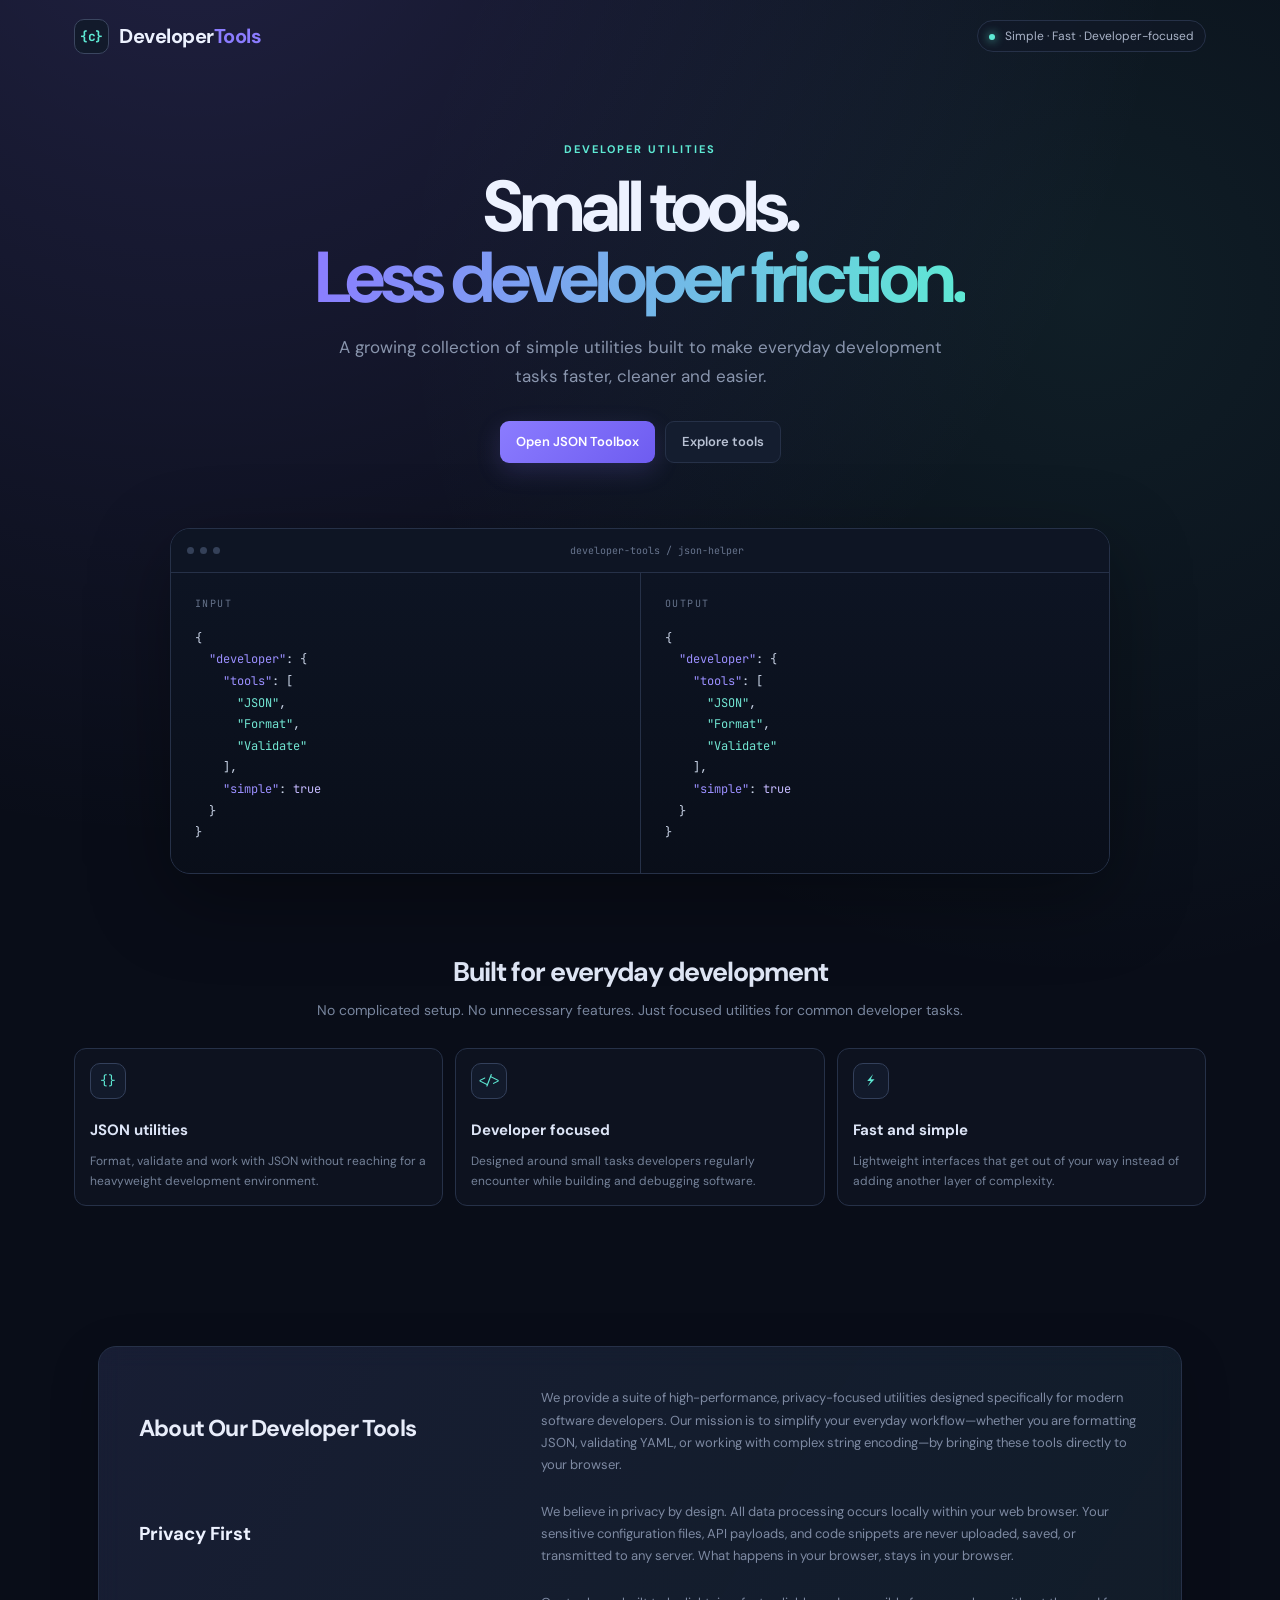
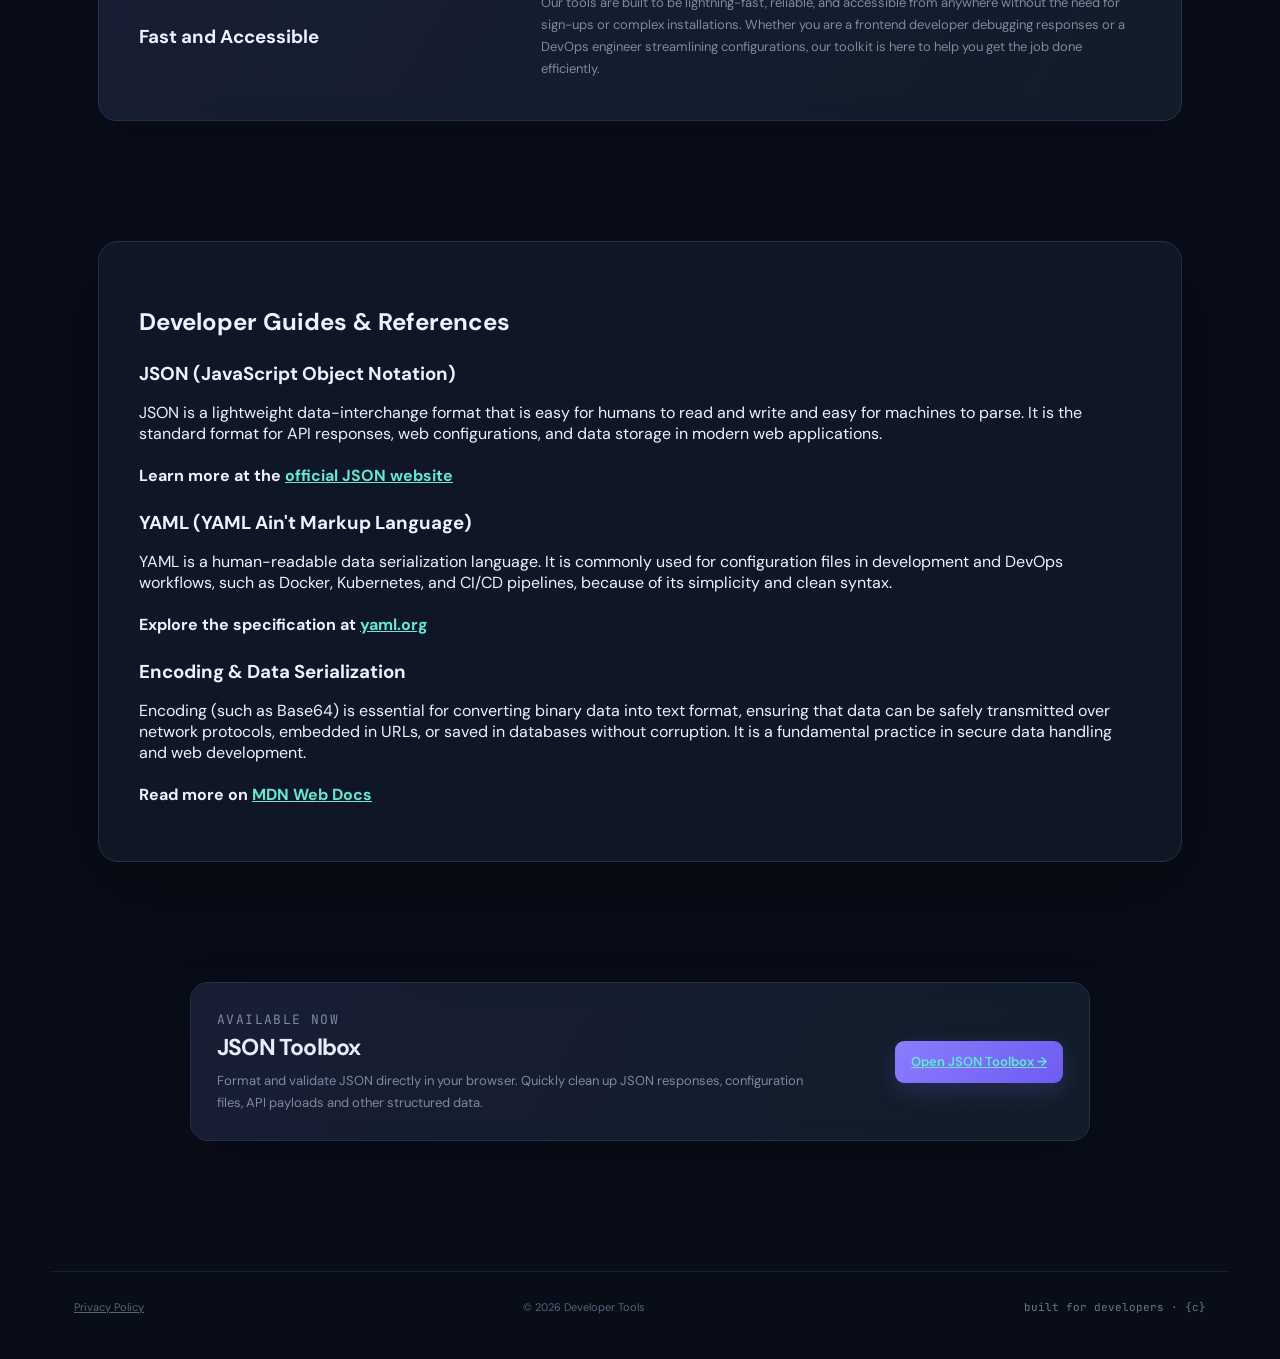
<file: index.html>
<!DOCTYPE html>
<html lang="en">
<head>
  <meta charset="UTF-8">

  <meta name="viewport" content="width=device-width, initial-scale=1.0">
  <meta name="google-site-verification" content="wK2VO8M2ExVFWTaGRNxFOr9ng3STpqkDuMa8l0asKkA" />
  <!-- Google AdSense -->
  <script async src="https://pagead2.googlesyndication.com/pagead/js/adsbygoogle.js?client=ca-pub-4989980459045473"
     crossorigin="anonymous"></script>
  <title>Developer Tools — Simple Tools for Developers</title>

  <meta
    name="description"
    content="A collection of simple, fast and privacy-friendly developer tools. Explore JSON Toolbox and other useful utilities."
  >
  <link rel="icon" href="favicon.svg" type="image/svg+xml">
  <link rel="preconnect" href="https://fonts.googleapis.com">
  <link rel="preconnect" href="https://fonts.gstatic.com" crossorigin>

  <link
    href="https://fonts.googleapis.com/css2?family=DM+Sans:wght@400;500;600;700&family=JetBrains+Mono:wght@400;500&display=swap"
    rel="stylesheet"
  >

  <link rel="stylesheet" href="styles.css">
</head>

<body>

  <header class="site-header">

    <a class="brand" href="/">
      <span class="brand-mark">{c}</span>
      <span>Developer<span class="brand-accent">Tools</span></span>
    </a>

    <div class="privacy-pill">
      <span class="dot"></span>
      Simple · Fast · Developer-focused
    </div>

  </header>


  <main class="container">

    <!-- HERO -->

    <section class="hero">

      <p class="eyebrow">
        Developer utilities
      </p>

      <h1>
        Small tools.<br>
        <span>Less developer friction.</span>
      </h1>

      <p class="hero-copy">
        A growing collection of simple utilities built to make everyday
        development tasks faster, cleaner and easier.
      </p>

      <div class="hero-actions">

        <a
          class="primary-btn"
          href="/json-toolbox/"
        >
          Open JSON Toolbox
        </a>

        <a
          class="secondary-btn"
          href="#tools"
        >
          Explore tools
        </a>

      </div>

    </section>


    <!-- VISUAL PREVIEW -->

    <section class="preview" aria-label="Developer tool preview">

      <div class="window-bar">

        <div class="window-dots">
          <span></span>
          <span></span>
          <span></span>
        </div>

        <div class="window-title">
          developer-tools / json-helper
        </div>

      </div>

      <div class="preview-body">

        <div class="code-panel">

          <div class="panel-label">
            Input
          </div>

          <pre>{
  <span class="syntax-key">"developer"</span>: {
    <span class="syntax-key">"tools"</span>: [
      <span class="syntax-string">"JSON"</span>,
      <span class="syntax-string">"Format"</span>,
      <span class="syntax-string">"Validate"</span>
    ],
    <span class="syntax-key">"simple"</span>: <span class="syntax-number">true</span>
  }
}</pre>

        </div>


        <div class="code-panel">

          <div class="panel-label">
            Output
          </div>

          <pre>{
  <span class="syntax-key">"developer"</span>: {
    <span class="syntax-key">"tools"</span>: [
      <span class="syntax-string">"JSON"</span>,
      <span class="syntax-string">"Format"</span>,
      <span class="syntax-string">"Validate"</span>
    ],
    <span class="syntax-key">"simple"</span>: <span class="syntax-number">true</span>
  }
}</pre>

        </div>

      </div>

    </section>


    <!-- FEATURES -->

    <section id="tools">

      <div class="section-heading">

        <h2>
          Built for everyday development
        </h2>

        <p>
          No complicated setup. No unnecessary features.
          Just focused utilities for common developer tasks.
        </p>

      </div>


      <div class="features">

        <article class="feature">

          <div class="feature-icon">
            {}
          </div>

          <h3>
            JSON utilities
          </h3>

          <p>
            Format, validate and work with JSON without reaching
            for a heavyweight development environment.
          </p>

        </article>


        <article class="feature">

          <div class="feature-icon">
            &lt;/&gt;
          </div>

          <h3>
            Developer focused
          </h3>

          <p>
            Designed around small tasks developers regularly
            encounter while building and debugging software.
          </p>

        </article>


        <article class="feature">

          <div class="feature-icon">
            ⚡
          </div>

          <h3>
            Fast and simple
          </h3>

          <p>
            Lightweight interfaces that get out of your way
            instead of adding another layer of complexity.
          </p>

        </article>

      </div>

    </section>

    <section class="container">
      <div class="tool-card" style="padding: 40px;">
        <h2>About Our Developer Tools</h2>
        <p>
          We provide a suite of high-performance, privacy-focused utilities designed specifically for modern software developers. Our mission is to simplify your everyday workflow—whether you are formatting JSON, validating YAML, or working with complex string encoding—by bringing these tools directly to your browser.
        </p>
        
        <h3>Privacy First</h3>
        <p>
          We believe in privacy by design. All data processing occurs locally within your web browser. Your sensitive configuration files, API payloads, and code snippets are never uploaded, saved, or transmitted to any server. What happens in your browser, stays in your browser.
        </p>

        <h3>Fast and Accessible</h3>
        <p>
          Our tools are built to be lightning-fast, reliable, and accessible from anywhere without the need for sign-ups or complex installations. Whether you are a frontend developer debugging responses or a DevOps engineer streamlining configurations, our toolkit is here to help you get the job done efficiently.
        </p>
      </div>
    </section>
    <!-- GUIDES SECTION -->
    <section class="container">
      <div class="guide-card guides-section">
        <h2>Developer Guides & References</h2>
        <h3>JSON (JavaScript Object Notation)</h3>
        <p>
          JSON is a lightweight data-interchange format that is easy for humans to read and write and easy for machines to parse. It is the standard format for API responses, web configurations, and data storage in modern web applications.
          <br/><br/><strong>Learn more at the <a href="https://www.json.org/" target="_blank" rel="noopener noreferrer">official JSON website</a></strong>
        </p>
        <h3>YAML (YAML Ain't Markup Language)</h3>
        <p>
          YAML is a human-readable data serialization language. It is commonly used for configuration files in development and DevOps workflows, such as Docker, Kubernetes, and CI/CD pipelines, because of its simplicity and clean syntax.
          <br/><br/><strong>Explore the specification at <a href="https://yaml.org/" target="_blank" rel="noopener noreferrer">yaml.org</a></strong>
        </p>

                  <h3>Encoding & Data Serialization</h3>
        <p>
          Encoding (such as Base64) is essential for converting binary data into text format, ensuring that data can be safely transmitted over network protocols, embedded in URLs, or saved in databases without corruption. It is a fundamental practice in secure data handling and web development.
          <br/><br/><strong>Read more on <a href="https://developer.mozilla.org/en-US/docs/Glossary/Base64" target="_blank" rel="noopener noreferrer">MDN Web Docs</a></strong>
        </p>
      </div>
    </section>


    <!-- CATEGORY TABS -->
    <!-- (REMOVED) -->



    <!-- JSON Toolbox -->

    <section class="tool-section">

      <div class="tool-card">

        <div>

          <p class="tool-kicker">
            Available now
          </p>

          <h2>
            JSON Toolbox
          </h2>

          <p>
            Format and validate JSON directly in your browser.
            Quickly clean up JSON responses, configuration files,
            API payloads and other structured data.
          </p>

        </div>


        <div class="tool-link">

          <a
            class="primary-btn"
            href="/json-toolbox/"
          >
            Open JSON Toolbox →
          </a>

        </div>

      </div>

    </section>

  </main>


  <footer class="footer">

    <span>
     <a href="privacy.html">Privacy Policy</a>
    </span>

    <span>
      © 2026 Developer Tools
    </span>

    <span class="footer-code">
      built for developers · {c}
    </span>

  </footer>

</body>
</html>
</file>
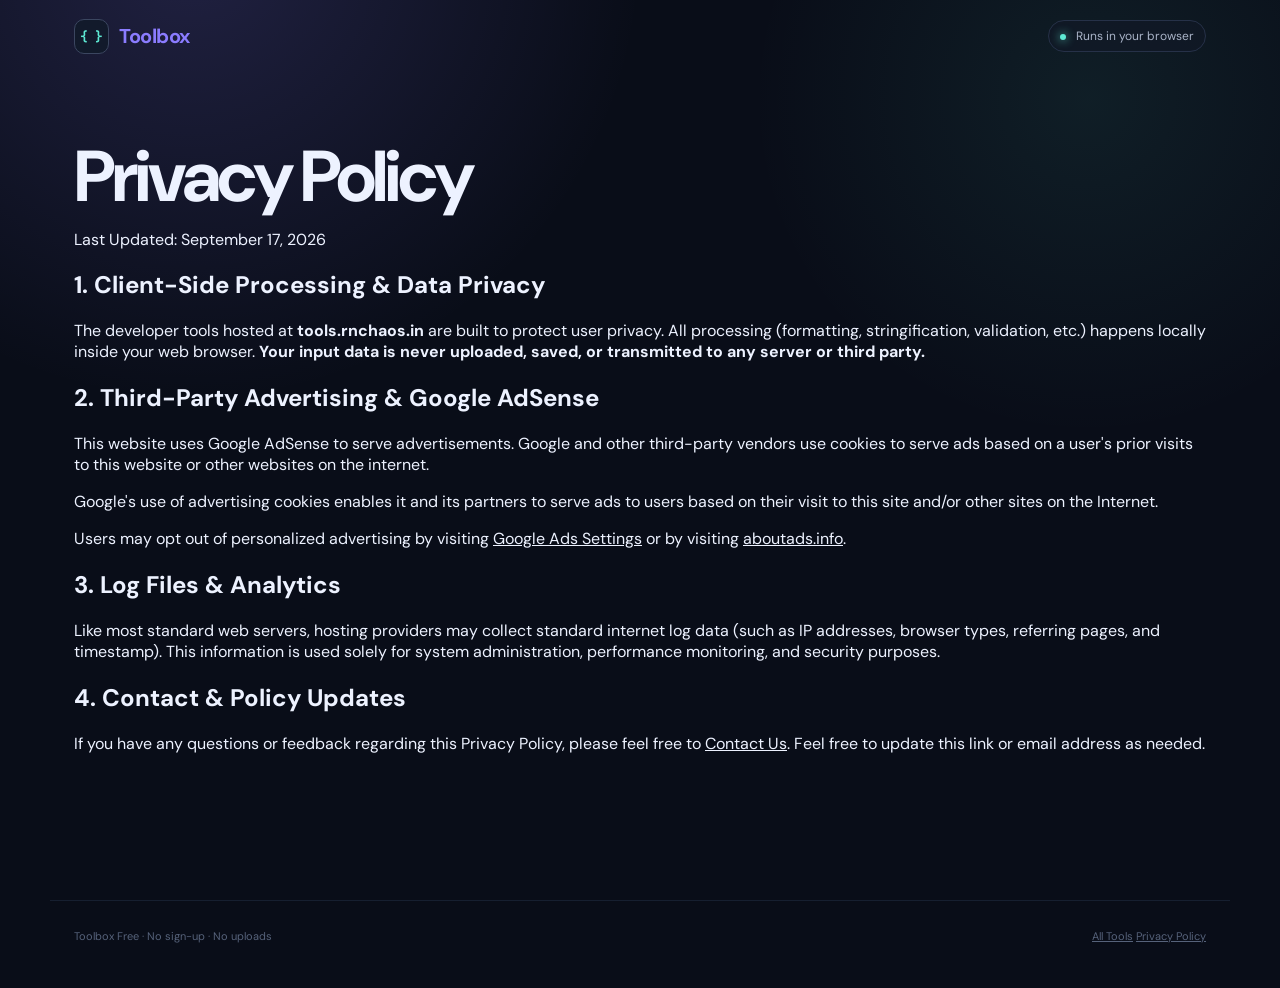
<file: privacy.html>
<!doctype html>
<html lang="en">
<head>
  <meta charset="utf-8">
  <meta name="viewport" content="width=device-width, initial-scale=1">
  <meta name="description" content="Privacy Policy for Toolbox - Browser-based Dev tools.">
  <meta name="theme-color" content="#0b1020">
  <link rel="canonical" href="https://tools.rnchaos.in/privacy.html">
  <link rel="icon" href="favicon.svg" type="image/svg+xml">
  <title>Privacy Policy | Toolbox</title>
  <style>
    :root{color-scheme:dark;font-family:Inter,ui-sans-serif,system-ui,-apple-system,BlinkMacSystemFont,"Segoe UI",sans-serif}
    body{margin:0;background:#0b1020;color:#eef2ff}
  </style>
  <link rel="stylesheet" href="styles.css">

  <!-- Google AdSense Tag -->
  <script async src="https://pagead2.googlesyndication.com/pagead/js/adsbygoogle.js?client=ca-pub-4989980459045473"
     crossorigin="anonymous"></script>
</head>
<body>
  <header class="site-header">
    <a class="brand" href="./" aria-label="Toolbox home">
      <span class="brand-mark">{ }</span>
      <span><span class="brand-accent">Toolbox</span></span>
    </a>
    <span class="privacy-pill"><span class="dot"></span> Runs in your browser</span>
  </header>

  <main class="container">
    <section class="privacy-page">
      <h1>Privacy Policy</h1>
      <p class="privacy-updated">Last Updated: September 17, 2026</p>

      <div class="privacy-content">
        <h2>1. Client-Side Processing & Data Privacy</h2>
        <p>The developer tools hosted at <strong>tools.rnchaos.in</strong> are built to protect user privacy. All processing (formatting, stringification, validation, etc.) happens locally inside your web browser. <strong>Your input data is never uploaded, saved, or transmitted to any server or third party.</strong></p>

        <h2>2. Third-Party Advertising & Google AdSense</h2>
        <p>This website uses Google AdSense to serve advertisements. Google and other third-party vendors use cookies to serve ads based on a user's prior visits to this website or other websites on the internet.</p>
        <p>Google's use of advertising cookies enables it and its partners to serve ads to users based on their visit to this site and/or other sites on the Internet.</p>
        <p>Users may opt out of personalized advertising by visiting <a href="https://www.google.com/settings/ads" target="_blank" rel="noopener noreferrer">Google Ads Settings</a> or by visiting <a href="https://www.aboutads.info/choices/" target="_blank" rel="noopener noreferrer">aboutads.info</a>.</p>

        <h2>3. Log Files & Analytics</h2>
        <p>Like most standard web servers, hosting providers may collect standard internet log data (such as IP addresses, browser types, referring pages, and timestamp). This information is used solely for system administration, performance monitoring, and security purposes.</p>

        <h2>4. Contact & Policy Updates</h2>
        <p>If you have any questions or feedback regarding this Privacy Policy, please feel free to <a href="mailto:admin@example.com" id="privacy-contact-link">Contact Us</a>. Feel free to update this link or email address as needed.</p>
      </div>
    </section>
  </main>

  <footer class="footer">
    <div class="footer-info">
      <span>Toolbox</span>
      <span>Free · No sign-up · No uploads</span>
    </div>
    <nav class="footer-links" aria-label="Footer links">
      <a href="https://tools.rnchaos.in/">All Tools</a>
      <a href="https://tools.rnchaos.in/privacy.html">Privacy Policy</a>
    </nav>
  </footer>
</body>
</html>
</file>
<file: styles.css>
@import url('https://fonts.googleapis.com/css2?family=DM+Sans:wght@400;500;600;700&family=JetBrains+Mono:wght@400;500&display=swap');

:root{
  --bg:#090d18;--surface:#111827;--surface2:#0d1423;--border:#263148;
  --text:#edf2ff;--muted:#8995ad;--accent:#8b7cff;--accent2:#5eead4;
  --danger:#fb7185;--shadow:0 24px 80px rgba(0,0,0,.34);
}
*{box-sizing:border-box}
html{scroll-behavior:smooth}
body{min-height:100vh;background:
 radial-gradient(circle at 15% -5%,rgba(139,124,255,.18),transparent 30%),
 radial-gradient(circle at 85% 10%,rgba(94,234,212,.08),transparent 24%),
 var(--bg);font-family:"DM Sans",system-ui,sans-serif}
button,textarea{font:inherit}
button{cursor:pointer}
.site-header{height:72px;max-width:1180px;margin:auto;padding:0 24px;display:flex;align-items:center;justify-content:space-between}
.brand{display:flex;align-items:center;gap:10px;color:var(--text);text-decoration:none;font-weight:700;font-size:20px;letter-spacing:-.5px}
.brand-mark{width:35px;height:35px;border:1px solid #3b4660;border-radius:10px;display:grid;place-items:center;color:var(--accent2);font-family:"JetBrains Mono";font-size:13px;background:#121a2b}
.brand-accent{color:var(--accent)}
.privacy-pill{font-size:12px;color:#a9b3c7;border:1px solid var(--border);border-radius:999px;padding:7px 11px;background:rgba(17,24,39,.6)}
.dot{display:inline-block;width:6px;height:6px;background:var(--accent2);border-radius:50%;margin-right:7px;box-shadow:0 0 10px var(--accent2)}
.container{max-width:1180px;margin:auto;padding:50px 24px 30px}
.hero{text-align:center;margin-bottom:48px}
.eyebrow{font-size:14px;letter-spacing:2px;color:var(--accent2);font-weight:700;margin:0 0 14px}
h1{font-size:clamp(42px,5vw,60px);line-height:1.1;letter-spacing:-2px;margin:0;font-weight:700}
h1 span{background:linear-gradient(100deg,var(--accent),var(--accent2));-webkit-background-clip:text;background-clip:text;color:transparent}
.hero-copy{color:var(--muted);font-size:20px;line-height:1.6;margin:16px 0 0}
.tool-card {
  background: rgba(17,24,39,.88);
  border: 1px solid var(--border);
  border-radius: 20px;
  box-shadow: var(--shadow);
  overflow: hidden;
  backdrop-filter: blur(12px);
  text-align: left; /* Ensure text is left-aligned */
}
.tool-card h2, .tool-card h3 {
  text-align: left; /* Ensure headers are left-aligned */
}
.tool-card a {
  color: var(--accent2);
  text-decoration: underline;
}
.tool-card a:hover {
  text-decoration: none;
}
.toolbar,.bottom-bar{display:flex;align-items:center;justify-content:space-between;padding:12px 16px;border-bottom:1px solid var(--border)}
.toolbar{color:var(--muted);font-size:12px}
.toolbar-actions{display:flex;gap:8px}
.ghost-btn,.secondary-btn,.primary-btn{border:1px solid var(--border);background:#141d2f;color:#b8c1d3;border-radius:9px;padding:8px 12px;font-size:12px;font-weight:600}
.ghost-btn:hover,.secondary-btn:hover{background:#1a253a;color:var(--text)}
.workspace{display:grid;grid-template-columns:minmax(0,1fr) 38px minmax(0,1fr);min-height:430px;background:var(--surface2)}
.editor-wrap{min-width:0}
.output-wrap{border-left:1px solid var(--border)}
.swap-col{display:grid;place-items:center;color:#56627a;font-size:20px}
.panel-head{height:38px;display:flex;align-items:center;justify-content:space-between;padding:0 16px;border-bottom:1px solid var(--border);color:#aab5c9;font-size:11px;text-transform:uppercase;letter-spacing:1.2px;font-weight:700}
.counter{font-weight:500;letter-spacing:0;text-transform:none;color:#5f6b83}
.status{font-size:10px;color:var(--accent2);border:1px solid #23454a;padding:3px 7px;border-radius:999px;text-transform:none;letter-spacing:0}
textarea{width:100%;height:392px;display:block;resize:none;border:0;outline:0;background:transparent;color:#dce4f6;padding:18px 18px;font-family:"JetBrains Mono",ui-monospace,monospace;font-size:13px;line-height:1.7;tab-size:2}
#input::selection,#output::selection{background:#4c467a}
#output{color:#c4cdfd}
.message{font-size:12px;color:var(--muted);min-height:18px}
.message.error{color:var(--danger)}
.primary-btn{border:0;background:linear-gradient(135deg,var(--accent),#6e5cf0);color:white;padding:9px 14px;box-shadow:0 8px 24px rgba(139,124,255,.18)}
.primary-btn:hover{filter:brightness(1.08);transform:translateY(-1px)}
.primary-btn span{opacity:.55;margin-left:7px;font-size:10px}
.features{display:grid;grid-template-columns:repeat(4,1fr);gap:12px;margin:18px 0 70px}
.features article{border:1px solid var(--border);background:rgba(17,24,39,.48);border-radius:12px;padding:14px 15px;display:flex;flex-direction:column;gap:4px}
.features strong{font-size:12px;color:#cbd5e8}.features span{font-size:11px;color:#6f7b93}
.seo-copy{max-width:800px;margin:auto;color:#78859d;font-size:14px;line-height:1.8}
.seo-copy h2{color:#d9e1f1;font-size:24px;letter-spacing:-.7px}
.seo-copy strong{color:#aeb9cf}
.footer{max-width:1180px;margin:auto;padding:28px 24px 45px;display:flex;justify-content:space-between;color:#56627a;font-size:11px;border-top:1px solid #161f30}
@media(max-width:760px){
 .site-header{height:64px;padding:0 16px}.privacy-pill{display:none}.container{padding:34px 12px 20px}
 h1{letter-spacing:-2px}.hero-copy{font-size:15px}.tabs{overflow:auto}.tab{white-space:nowrap;padding:11px 14px}
 .toolbar{gap:10px}.toolbar-left{max-width:55%}.workspace{grid-template-columns:1fr;min-height:0}
 .swap-col{display:none}.output-wrap{border-left:0;border-top:1px solid var(--border)}
 textarea{height:300px}.features{grid-template-columns:1fr 1fr;margin-bottom:48px}
 .bottom-bar{gap:12px;align-items:flex-end}.bottom-bar .message{flex:1}.primary-btn span{display:none}
 .footer{padding:24px 16px;gap:10px;flex-direction:column}
}

/* ─────────────────────────────
   404 Page
   ───────────────────────────── */

.error-page{
  min-height:calc(100vh - 72px);
  display:grid;
  place-items:center;
  padding:50px 24px 70px;
}

.error-container{
  width:100%;
  max-width:680px;
  text-align:center;
}

.error-mark{
  width:52px;
  height:52px;
  margin:0 auto 28px;
  display:grid;
  place-items:center;

  border:1px solid #3b4660;
  border-radius:14px;

  color:var(--accent2);
  background:#121a2b;

  font-family:"JetBrains Mono",ui-monospace,monospace;
  font-size:15px;
  font-weight:500;

  box-shadow:0 12px 35px rgba(0,0,0,.2);
}

.error-code{
  margin:0;

  font-family:"JetBrains Mono",ui-monospace,monospace;
  font-size:clamp(76px,14vw,150px);
  line-height:.9;
  font-weight:500;
  letter-spacing:-9px;

  background:linear-gradient(
    100deg,
    var(--accent),
    var(--accent2)
  );
  -webkit-background-clip:text;
  background-clip:text;
  color:transparent;
}

.error-title{
  margin:28px 0 10px;
  color:var(--text);
  font-size:clamp(25px,4vw,34px);
  line-height:1.2;
  letter-spacing:-1px;
  font-weight:700;
}

.error-copy{
  max-width:500px;
  margin:0 auto;

  color:var(--muted);
  font-size:15px;
  line-height:1.7;
}

.error-actions{
  display:flex;
  justify-content:center;
  gap:9px;
  margin-top:28px;
}

.error-actions .primary-btn,
.error-actions .secondary-btn{
  text-decoration:none;
  display:inline-flex;
  align-items:center;
  justify-content:center;
  min-height:40px;
}

.error-footer{
  margin:34px 0 0;

  color:#56627a;
  font-family:"JetBrains Mono",ui-monospace,monospace;
  font-size:10px;
}

@media(max-width:760px){
  .error-page{
    min-height:calc(100vh - 64px);
    padding:34px 16px 50px;
  }

  .error-mark{
    width:46px;
    height:46px;
    margin-bottom:24px;
  }

  .error-code{
    font-size:clamp(72px,22vw,110px);
    letter-spacing:-6px;
  }

  .error-title{
    margin-top:22px;
  }

  .error-copy{
    font-size:14px;
  }

  .error-actions{
    flex-direction:column;
    max-width:280px;
    margin-left:auto;
    margin-right:auto;
  }

  .error-actions .primary-btn,
  .error-actions .secondary-btn{
    width:100%;
  }
}

.guide-card {
  background: rgba(17,24,39,.88);
  border: 1px solid var(--border);
  border-radius: 20px;
  overflow: hidden;
  box-shadow: var(--shadow);
  backdrop-filter: blur(12px);
  text-align: left; /* Ensure text is left-aligned */
}

.guides-section {
  padding: 40px;
  text-align: left;
}

.guides-section h2,
.guides-section h3,
.guides-section p {
  text-align: left;
  display: block;
  width: 100%;
}

.guides-section h2,
.guides-section h3 {
  margin-top: 24px;
  margin-bottom: 12px;
}
.guides-section a {
  color: var(--accent2);
  text-decoration: underline;
}

.guides-section a:hover {
  text-decoration: none;
}

    :root{
      --bg:#090d18;
      --surface:#111827;
      --surface2:#0d1423;
      --border:#263148;

      --text:#edf2ff;
      --muted:#8995ad;

      --accent:#8b7cff;
      --accent2:#5eead4;

      --shadow:0 24px 80px rgba(0,0,0,.34);
    }

    *{
      box-sizing:border-box;
    }

    html{
      scroll-behavior:smooth;
    }

    body{
      min-height:100vh;
      margin:0;

      background:
        radial-gradient(
          circle at 15% -5%,
          rgba(139,124,255,.18),
          transparent 30%
        ),
        radial-gradient(
          circle at 85% 10%,
          rgba(94,234,212,.08),
          transparent 24%
        ),
        var(--bg);

      color:var(--text);
      font-family:"DM Sans",system-ui,sans-serif;
    }

    a{
      color:inherit;
    }

    .site-header{
      height:72px;
      max-width:1180px;
      margin:auto;
      padding:0 24px;

      display:flex;
      align-items:center;
      justify-content:space-between;
    }

    .brand{
      display:flex;
      align-items:center;
      gap:10px;

      color:var(--text);
      text-decoration:none;

      font-weight:700;
      font-size:20px;
      letter-spacing:-.5px;
    }

    .brand-mark{
      width:35px;
      height:35px;

      display:grid;
      place-items:center;

      border:1px solid #3b4660;
      border-radius:10px;

      color:var(--accent2);
      background:#121a2b;

      font-family:"JetBrains Mono",monospace;
      font-size:13px;
    }

    .brand-accent{
      color:var(--accent);
    }

    .privacy-pill{
      font-size:12px;
      color:#a9b3c7;

      border:1px solid var(--border);
      border-radius:999px;

      padding:7px 11px;

      background:rgba(17,24,39,.6);
    }

    .dot{
      display:inline-block;

      width:6px;
      height:6px;

      background:var(--accent2);
      border-radius:50%;

      margin-right:7px;

      box-shadow:0 0 10px var(--accent2);
    }

    .container{
      max-width:1180px;
      margin:auto;
      padding:70px 24px 50px;
    }

    /* HERO */

    .hero{
      max-width:820px;
      margin:0 auto;
      text-align:center;
    }

    .eyebrow{
      margin:0 0 16px;

      color:var(--accent2);

      font-size:11px;
      font-weight:700;

      letter-spacing:2px;
      text-transform:uppercase;
    }

    h1{
      margin:0;

      font-size:clamp(42px,7vw,72px);
      line-height:.98;

      letter-spacing:-4px;
      font-weight:700;
    }

    h1 span{
      background:
        linear-gradient(
          100deg,
          var(--accent),
          var(--accent2)
        );

      -webkit-background-clip:text;
      background-clip:text;
      color:transparent;
    }

    .hero-copy{
      max-width:650px;
      margin:20px auto 0;

      color:var(--muted);

      font-size:17px;
      line-height:1.7;
    }

    .hero-actions{
      display:flex;
      justify-content:center;
      gap:10px;

      margin-top:30px;
    }

    .primary-btn,
    .secondary-btn{
      min-height:42px;

      display:inline-flex;
      align-items:center;
      justify-content:center;

      padding:0 16px;

      border-radius:9px;

      text-decoration:none;

      font-size:13px;
      font-weight:600;
    }

    .primary-btn{
      border:0;

      background:
        linear-gradient(
          135deg,
          var(--accent),
          #6e5cf0
        );

      color:#fff;

      box-shadow:
        0 8px 24px rgba(139,124,255,.18);

      transition:
        transform .15s ease,
        filter .15s ease;
    }

    .primary-btn:hover{
      filter:brightness(1.08);
      transform:translateY(-1px);
    }

    .secondary-btn{
      border:1px solid var(--border);
      background:#141d2f;
      color:#b8c1d3;
    }

    .secondary-btn:hover{
      background:#1a253a;
      color:var(--text);
    }

    /* TOOL PREVIEW */

    .preview{
      max-width:940px;
      margin:65px auto 0;

      background:rgba(17,24,39,.88);

      border:1px solid var(--border);
      border-radius:20px;

      overflow:hidden;

      box-shadow:var(--shadow);

      backdrop-filter:blur(12px);
    }

    .window-bar{
      height:44px;

      display:flex;
      align-items:center;

      padding:0 16px;

      border-bottom:1px solid var(--border);

      background:#0e1524;
    }

    .window-dots{
      display:flex;
      gap:6px;
    }

    .window-dots span{
      width:7px;
      height:7px;

      border-radius:50%;

      background:#344058;
    }

    .window-title{
      margin:auto;

      color:#67748d;

      font-family:"JetBrains Mono",monospace;
      font-size:10px;
    }

    .preview-body{
      display:grid;
      grid-template-columns:1fr 1fr;

      min-height:300px;
    }

    .code-panel{
      padding:24px;

      background:
        linear-gradient(
          180deg,
          rgba(13,20,35,.96),
          rgba(9,14,25,.96)
        );
    }

    .code-panel + .code-panel{
      border-left:1px solid var(--border);
    }

    .panel-label{
      margin-bottom:18px;

      color:#66738b;

      font-family:"JetBrains Mono",monospace;
      font-size:10px;

      text-transform:uppercase;
      letter-spacing:1.4px;
    }

    pre{
      margin:0;

      color:#cbd5e8;

      font-family:"JetBrains Mono",monospace;
      font-size:12px;
      line-height:1.8;

      white-space:pre-wrap;
    }

    .syntax-key{
      color:#9b8fff;
    }

    .syntax-string{
      color:#72e6d3;
    }

    .syntax-number{
      color:#c5baff;
    }

    /* FEATURES */

    .section-heading{
      max-width:700px;
      margin:80px auto 25px;

      text-align:center;
    }

    .section-heading h2{
      margin:0;

      color:#dfe6f5;

      font-size:27px;
      letter-spacing:-1px;
    }

    .section-heading p{
      margin:10px 0 0;

      color:#78859d;

      font-size:14px;
      line-height:1.7;
    }

    .features{
      display:grid;
      grid-template-columns:repeat(3,1fr);

      gap:12px;
    }

    .feature{
      padding:22px;

      border:1px solid var(--border);
      border-radius:15px;

      background:rgba(17,24,39,.48);

      transition:
        transform .15s ease,
        border-color .15s ease,
        background .15s ease;
    }

    .feature:hover{
      transform:translateY(-2px);

      border-color:#35425e;
      background:rgba(17,24,39,.7);
    }

    .feature-icon{
      width:36px;
      height:36px;

      display:grid;
      place-items:center;

      margin-bottom:17px;

      border:1px solid #33405b;
      border-radius:10px;

      color:var(--accent2);
      background:#121a2b;

      font-family:"JetBrains Mono",monospace;
      font-size:13px;
    }

    .feature h3{
      margin:0 0 7px;

      color:#dce4f6;

      font-size:15px;
    }

    .feature p{
      margin:0;

      color:#748198;

      font-size:12px;
      line-height:1.7;
    }

    /* TOOL CARD */

    .tool-section{
      max-width:900px;
      margin:70px auto 0;
    }

    .tool-card{
      display:grid;
      grid-template-columns:1fr auto;
      gap:25px;

      align-items:center;

      padding:26px;

      border:1px solid var(--border);
      border-radius:18px;

      background:
        linear-gradient(
          120deg,
          rgba(139,124,255,.08),
          rgba(94,234,212,.035)
        ),
        rgba(17,24,39,.75);

      box-shadow:0 15px 50px rgba(0,0,0,.18);
    }

    .tool-kicker{
      margin:0 0 8px;

      color:var(--accent2);

      font-family:"JetBrains Mono",monospace;
      font-size:10px;

      letter-spacing:1.4px;
      text-transform:uppercase;
    }

    .tool-card h2{
      margin:0 0 8px;

      color:#e8edfa;

      font-size:23px;
      letter-spacing:-.8px;
    }

    .tool-card p{
      max-width:600px;

      margin:0;

      color:#7e8aa2;

      font-size:13px;
      line-height:1.7;
    }

    .tool-link{
      white-space:nowrap;
    }

    /* FOOTER */

    .footer{
      max-width:1180px;

      margin:80px auto 0;
      padding:28px 24px 45px;

      display:flex;
      justify-content:space-between;

      border-top:1px solid #161f30;

      color:#56627a;

      font-size:11px;
    }

    .footer-code{
      color:#69758c;

      font-family:"JetBrains Mono",monospace;
    }

    /* MOBILE */

    @media(max-width:760px){

      .site-header{
        height:64px;
        padding:0 16px;
      }

      .privacy-pill{
        display:none;
      }

      .container{
        padding:48px 16px 30px;
      }

      h1{
        letter-spacing:-2.5px;
      }

      .hero-copy{
        font-size:15px;
      }

      .hero-actions{
        flex-direction:column;

        max-width:280px;

        margin-left:auto;
        margin-right:auto;
      }

      .preview{
        margin-top:45px;
      }

      .preview-body{
        grid-template-columns:1fr;
      }

      .code-panel + .code-panel{
        border-left:0;
        border-top:1px solid var(--border);
      }

      .features{
        grid-template-columns:1fr;
      }

      .tool-card{
        grid-template-columns:1fr;
      }

      .tool-link{
        width:100%;
      }

      .tool-link .primary-btn{
        width:100%;
      }

      .footer{
        padding:24px 16px;
        gap:10px;

        flex-direction:column;
      }
    }
</file>
